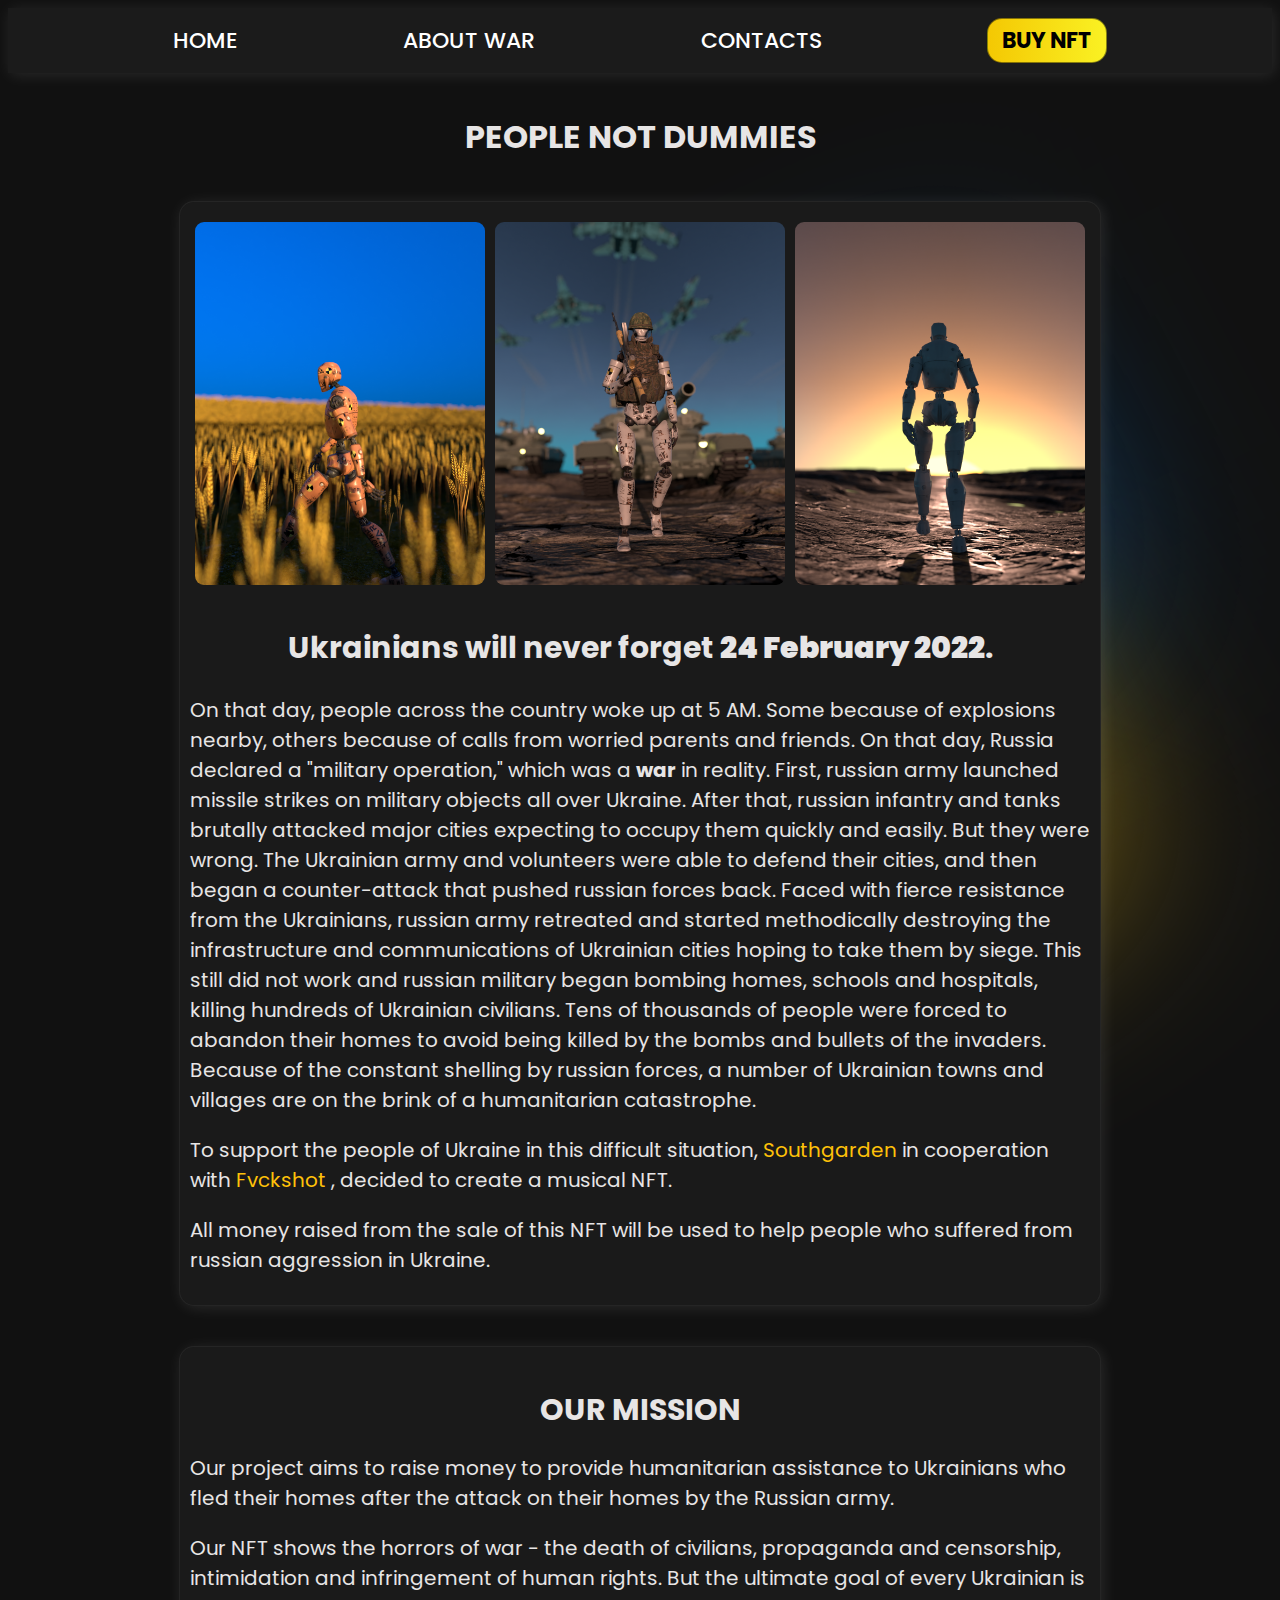
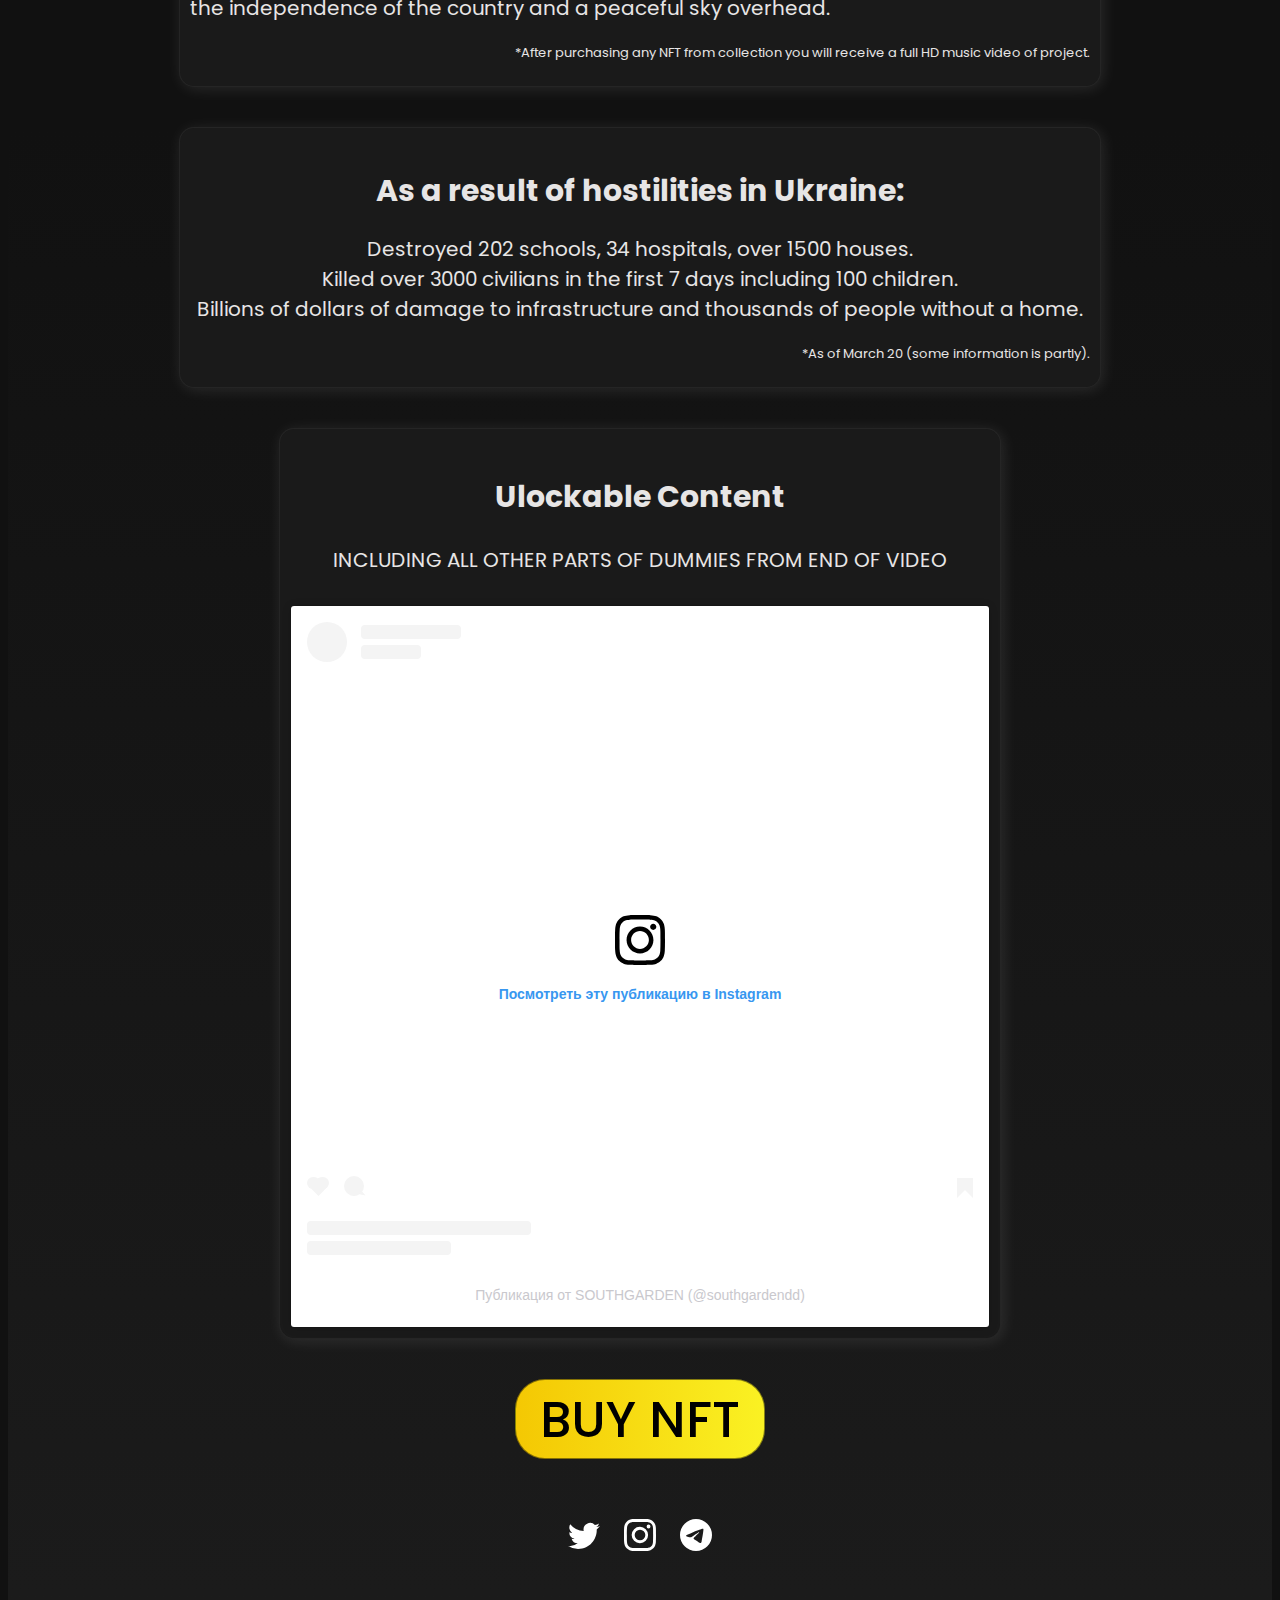
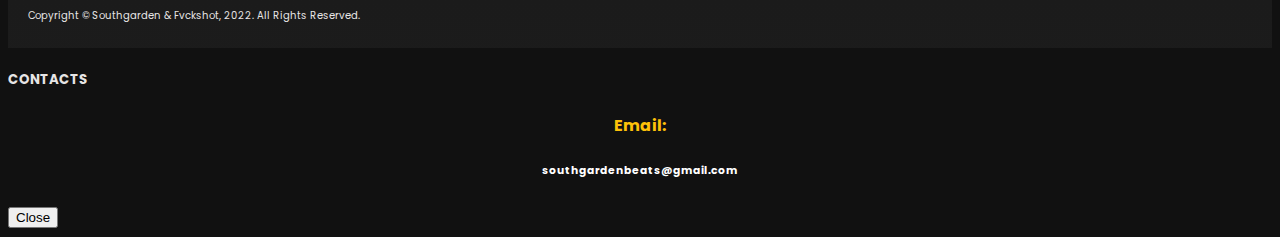
<file: index.html>
<!DOCTYPE html>
<html lang="en">
<head>
    <meta charset="UTF-8">
    <meta http-equiv="X-UA-Compatible" content="IE=edge">
    <meta name="viewport" content="height=device-height,width=900,user-scalable=yes">
    <link rel="icon" type="image/png" href="./favicon.ico">
    <link href="https://fonts.googleapis.com/css2?family=Poppins:ital,wght@0,100;0,200;0,300;0,400;0,500;0,600;0,700;0,800;0,900;1,100;1,200;1,300;1,400;1,500;1,600;1,700;1,800;1,900&display=swap" rel="stylesheet">
    <link href="https://cdn.jsdelivr.net/npm/bootstrap@5.1.3/dist/css/bootstrap.min.css" rel="stylesheet" integrity="sha384-1BmE4kWBq78iYhFldvKuhfTAU6auU8tT94WrHftjDbrCEXSU1oBoqyl2QvZ6jIW3" crossorigin="anonymous">
    <script src="https://cdn.jsdelivr.net/npm/bootstrap@5.1.3/dist/js/bootstrap.bundle.min.js" integrity="sha384-ka7Sk0Gln4gmtz2MlQnikT1wXgYsOg+OMhuP+IlRH9sENBO0LRn5q+8nbTov4+1p" crossorigin="anonymous"></script>
    <link rel="stylesheet" href="./css/style.css">
    <title>PEOPLE NOT DUMMIES</title>
</head>
<body>
    <div class="elipseBlue"></div>
    <div class="elipseYellow"></div>
    <div class="header noSelect">
        <ul class="navList">
            <li>
                <a href="./index.html">
                    HOME
                </a>
            </li>
            <li>
                <a href="#aboutwar">
                    ABOUT WAR
                </a>
            </li>
            <li>
                <a data-bs-toggle="modal" data-bs-target="#staticBackdrop">
                    CONTACTS
                </a>
            </li>
            <li>
                <a href="https://magiceden.io/" class="btn2" target="_blank"> 
                    <b>BUY NFT</b>
                </a>
            </li>
        </ul>
    </div>
    <h1 class="headText center noSelect">PEOPLE NOT DUMMIES</h1>
    <div class="mainInfo noSelect">
        <div class="images">
            <img src="./img/1.png" width="290px" alt="NFT Preview 1" class="borders">
            <img src="./img/4.png" width="290px" alt="NFT Preview 2" class="borders">
            <img src="./img/3.png" width="290px" alt="NFT Preview 3" class="borders">
        </div>
        <div class="text">
        <p>
            <h2 class="center">Ukrainians will never forget <b>24 February 2022</b>.</h2> 
            On that day, people across the country woke up at 5 AM. Some because of explosions nearby, others because of calls from worried parents and friends. On that day, Russia declared a "military operation," which was a <b class="red">war</b> in reality.
            First, russian army launched missile strikes on military objects all over Ukraine. After that, russian infantry and tanks brutally attacked major cities expecting to occupy them quickly and easily. But they were wrong.
            The Ukrainian army and volunteers were able to defend their cities, and then began a counter-attack that pushed russian forces back.
            Faced with fierce resistance from the Ukrainians, russian army retreated and started methodically destroying the infrastructure and communications of Ukrainian cities hoping to take them by siege.
            This still did not work and russian military began bombing homes, schools and hospitals, killing hundreds of Ukrainian civilians. Tens of thousands of people were forced to abandon their homes to avoid being killed by the bombs and bullets of the invaders. Because of the constant shelling by russian forces, a number of Ukrainian towns and villages are on the brink of a humanitarian catastrophe.
        </p>
        <p>
            To support the people of Ukraine in this difficult situation,  <a class="contacts" href="https://www.instagram.com/southgardendd/" target="_blank">Southgarden</a> in cooperation with  <a class="contacts" href="https://www.instagram.com/fvckshot/" target="_blank">Fvckshot</a> , decided to create a musical NFT.
        </p>
        <p>
            All money raised from the sale of this NFT will be used to help people who suffered from russian aggression in Ukraine.
        </p>
        </div>
    </div>
    <div class="clearFix"></div>
    <div class="mainInfo noSelect">
        <h2 class="headText2 center">
            OUR MISSION
        </h2>
        <p>
            Our project aims to raise money to provide humanitarian assistance to Ukrainians who fled their homes after the attack on their homes by the Russian army.
        </p>
        <p>
            Our NFT shows the horrors of war - the death of civilians, propaganda and censorship, intimidation and infringement of human rights.
            But the ultimate goal of every Ukrainian is the independence of the country and a peaceful sky overhead.
        </p>
        <p class="smallTxt right">
            *After purchasing any NFT from collection you will receive a full HD music video of project.
        </p>
    </div>
<div class="bord">
    <div class="mainInfo noSelect">
        <h2 class="headText2 center" id="aboutwar">
            As a result of hostilities in Ukraine:
        </h2>
        <p class="center">
            Destroyed 202 schools, 34 hospitals, over 1500 houses. 
            <br>
            Killed over 3000 civilians in the first 7 days including 100 children.
            <br>
            Billions of dollars of damage to infrastructure and thousands of people without a home.
        </p>
        <p class="smallTxt right">
            *As of March 20 (some information is partly).
        </p>
    </div>
    <div class="videoBlock">
        <h2 class="center noSelect">Ulockable Content</h2>
        <div class="center">INCLUDING ALL OTHER PARTS OF DUMMIES FROM END OF VIDEO</div>
        <br>
        <blockquote class="instagram-media" data-instgrm-permalink="https://www.instagram.com/tv/CbXCtZlgq3r/?utm_source=ig_embed&amp;utm_campaign=loading" data-instgrm-version="14" style=" background:#FFF; border:0; border-radius:3px; box-shadow:0 0 1px 0 rgba(0,0,0,0.5),0 1px 10px 0 rgba(0,0,0,0.15); margin: 1px; max-width:700px; min-width:326px; padding:0; width:99.375%; width:-webkit-calc(100% - 2px); width:calc(100% - 2px);"><div style="padding:16px;"> <a href="https://www.instagram.com/tv/CbXCtZlgq3r/?utm_source=ig_embed&amp;utm_campaign=loading" style=" background:#FFFFFF; line-height:0; padding:0 0; text-align:center; text-decoration:none; width:100%;" target="_blank"> <div style=" display: flex; flex-direction: row; align-items: center;"> <div style="background-color: #F4F4F4; border-radius: 50%; flex-grow: 0; height: 40px; margin-right: 14px; width: 40px;"></div> <div style="display: flex; flex-direction: column; flex-grow: 1; justify-content: center;"> <div style=" background-color: #F4F4F4; border-radius: 4px; flex-grow: 0; height: 14px; margin-bottom: 6px; width: 100px;"></div> <div style=" background-color: #F4F4F4; border-radius: 4px; flex-grow: 0; height: 14px; width: 60px;"></div></div></div><div style="padding: 19% 0;"></div> <div style="display:block; height:50px; margin:0 auto 12px; width:50px;"><svg width="50px" height="50px" viewBox="0 0 60 60" version="1.1" xmlns="https://www.w3.org/2000/svg" xmlns:xlink="https://www.w3.org/1999/xlink"><g stroke="none" stroke-width="1" fill="none" fill-rule="evenodd"><g transform="translate(-511.000000, -20.000000)" fill="#000000"><g><path d="M556.869,30.41 C554.814,30.41 553.148,32.076 553.148,34.131 C553.148,36.186 554.814,37.852 556.869,37.852 C558.924,37.852 560.59,36.186 560.59,34.131 C560.59,32.076 558.924,30.41 556.869,30.41 M541,60.657 C535.114,60.657 530.342,55.887 530.342,50 C530.342,44.114 535.114,39.342 541,39.342 C546.887,39.342 551.658,44.114 551.658,50 C551.658,55.887 546.887,60.657 541,60.657 M541,33.886 C532.1,33.886 524.886,41.1 524.886,50 C524.886,58.899 532.1,66.113 541,66.113 C549.9,66.113 557.115,58.899 557.115,50 C557.115,41.1 549.9,33.886 541,33.886 M565.378,62.101 C565.244,65.022 564.756,66.606 564.346,67.663 C563.803,69.06 563.154,70.057 562.106,71.106 C561.058,72.155 560.06,72.803 558.662,73.347 C557.607,73.757 556.021,74.244 553.102,74.378 C549.944,74.521 548.997,74.552 541,74.552 C533.003,74.552 532.056,74.521 528.898,74.378 C525.979,74.244 524.393,73.757 523.338,73.347 C521.94,72.803 520.942,72.155 519.894,71.106 C518.846,70.057 518.197,69.06 517.654,67.663 C517.244,66.606 516.755,65.022 516.623,62.101 C516.479,58.943 516.448,57.996 516.448,50 C516.448,42.003 516.479,41.056 516.623,37.899 C516.755,34.978 517.244,33.391 517.654,32.338 C518.197,30.938 518.846,29.942 519.894,28.894 C520.942,27.846 521.94,27.196 523.338,26.654 C524.393,26.244 525.979,25.756 528.898,25.623 C532.057,25.479 533.004,25.448 541,25.448 C548.997,25.448 549.943,25.479 553.102,25.623 C556.021,25.756 557.607,26.244 558.662,26.654 C560.06,27.196 561.058,27.846 562.106,28.894 C563.154,29.942 563.803,30.938 564.346,32.338 C564.756,33.391 565.244,34.978 565.378,37.899 C565.522,41.056 565.552,42.003 565.552,50 C565.552,57.996 565.522,58.943 565.378,62.101 M570.82,37.631 C570.674,34.438 570.167,32.258 569.425,30.349 C568.659,28.377 567.633,26.702 565.965,25.035 C564.297,23.368 562.623,22.342 560.652,21.575 C558.743,20.834 556.562,20.326 553.369,20.18 C550.169,20.033 549.148,20 541,20 C532.853,20 531.831,20.033 528.631,20.18 C525.438,20.326 523.257,20.834 521.349,21.575 C519.376,22.342 517.703,23.368 516.035,25.035 C514.368,26.702 513.342,28.377 512.574,30.349 C511.834,32.258 511.326,34.438 511.181,37.631 C511.035,40.831 511,41.851 511,50 C511,58.147 511.035,59.17 511.181,62.369 C511.326,65.562 511.834,67.743 512.574,69.651 C513.342,71.625 514.368,73.296 516.035,74.965 C517.703,76.634 519.376,77.658 521.349,78.425 C523.257,79.167 525.438,79.673 528.631,79.82 C531.831,79.965 532.853,80.001 541,80.001 C549.148,80.001 550.169,79.965 553.369,79.82 C556.562,79.673 558.743,79.167 560.652,78.425 C562.623,77.658 564.297,76.634 565.965,74.965 C567.633,73.296 568.659,71.625 569.425,69.651 C570.167,67.743 570.674,65.562 570.82,62.369 C570.966,59.17 571,58.147 571,50 C571,41.851 570.966,40.831 570.82,37.631"></path></g></g></g></svg></div><div style="padding-top: 8px;"> <div style=" color:#3897f0; font-family:Arial,sans-serif; font-size:14px; font-style:normal; font-weight:550; line-height:18px;">Посмотреть эту публикацию в Instagram</div></div><div style="padding: 12.5% 0;"></div> <div style="display: flex; flex-direction: row; margin-bottom: 14px; align-items: center;"><div> <div style="background-color: #F4F4F4; border-radius: 50%; height: 12.5px; width: 12.5px; transform: translateX(0px) translateY(7px);"></div> <div style="background-color: #F4F4F4; height: 12.5px; transform: rotate(-45deg) translateX(3px) translateY(1px); width: 12.5px; flex-grow: 0; margin-right: 14px; margin-left: 2px;"></div> <div style="background-color: #F4F4F4; border-radius: 50%; height: 12.5px; width: 12.5px; transform: translateX(9px) translateY(-18px);"></div></div><div style="margin-left: 8px;"> <div style=" background-color: #F4F4F4; border-radius: 50%; flex-grow: 0; height: 20px; width: 20px;"></div> <div style=" width: 0; height: 0; border-top: 2px solid transparent; border-left: 6px solid #f4f4f4; border-bottom: 2px solid transparent; transform: translateX(16px) translateY(-4px) rotate(30deg)"></div></div><div style="margin-left: auto;"> <div style=" width: 0px; border-top: 8px solid #F4F4F4; border-right: 8px solid transparent; transform: translateY(16px);"></div> <div style=" background-color: #F4F4F4; flex-grow: 0; height: 12px; width: 16px; transform: translateY(-4px);"></div> <div style=" width: 0; height: 0; border-top: 8px solid #F4F4F4; border-left: 8px solid transparent; transform: translateY(-4px) translateX(8px);"></div></div></div> <div style="display: flex; flex-direction: column; flex-grow: 1; justify-content: center; margin-bottom: 24px;"> <div style=" background-color: #F4F4F4; border-radius: 4px; flex-grow: 0; height: 14px; margin-bottom: 6px; width: 224px;"></div> <div style=" background-color: #F4F4F4; border-radius: 4px; flex-grow: 0; height: 14px; width: 144px;"></div></div></a><p style=" color:#c9c8cd; font-family:Arial,sans-serif; font-size:14px; line-height:17px; margin-bottom:0; margin-top:8px; overflow:hidden; padding:8px 0 7px; text-align:center; text-overflow:ellipsis; white-space:nowrap;"><a href="https://www.instagram.com/tv/CbXCtZlgq3r/?utm_source=ig_embed&amp;utm_campaign=loading" style=" color:#c9c8cd; font-family:Arial,sans-serif; font-size:14px; font-style:normal; font-weight:normal; line-height:17px; text-decoration:none;" target="_blank">Публикация от SOUTHGARDEN (@southgardendd)</a></p></div></blockquote> <script async src="//www.instagram.com/embed.js"></script>    </div>
    <div class="btn2Down">
        <a href="https://magiceden.io/" class="btn3">
            BUY NFT
        </a>
    </div>
    <div class="socials center">
        <a href="https://twitter.com/southgardendd" target="_blank">
        <svg xmlns="http://www.w3.org/2000/svg" width="32" height="32" fill="currentColor" class="bi bi-twitter" viewBox="0 0 16 16">
            <path d="M5.026 15c6.038 0 9.341-5.003 9.341-9.334 0-.14 0-.282-.006-.422A6.685 6.685 0 0 0 16 3.542a6.658 6.658 0 0 1-1.889.518 3.301 3.301 0 0 0 1.447-1.817 6.533 6.533 0 0 1-2.087.793A3.286 3.286 0 0 0 7.875 6.03a9.325 9.325 0 0 1-6.767-3.429 3.289 3.289 0 0 0 1.018 4.382A3.323 3.323 0 0 1 .64 6.575v.045a3.288 3.288 0 0 0 2.632 3.218 3.203 3.203 0 0 1-.865.115 3.23 3.23 0 0 1-.614-.057 3.283 3.283 0 0 0 3.067 2.277A6.588 6.588 0 0 1 .78 13.58a6.32 6.32 0 0 1-.78-.045A9.344 9.344 0 0 0 5.026 15z"/>
          </svg>
        </a>
        <a href="https://www.instagram.com/southgardendd/" target="_blank">
            <svg xmlns="http://www.w3.org/2000/svg" width="32" height="32" fill="currentColor" class="bi bi-instagram" viewBox="0 0 16 16">
                <path d="M8 0C5.829 0 5.556.01 4.703.048 3.85.088 3.269.222 2.76.42a3.917 3.917 0 0 0-1.417.923A3.927 3.927 0 0 0 .42 2.76C.222 3.268.087 3.85.048 4.7.01 5.555 0 5.827 0 8.001c0 2.172.01 2.444.048 3.297.04.852.174 1.433.372 1.942.205.526.478.972.923 1.417.444.445.89.719 1.416.923.51.198 1.09.333 1.942.372C5.555 15.99 5.827 16 8 16s2.444-.01 3.298-.048c.851-.04 1.434-.174 1.943-.372a3.916 3.916 0 0 0 1.416-.923c.445-.445.718-.891.923-1.417.197-.509.332-1.09.372-1.942C15.99 10.445 16 10.173 16 8s-.01-2.445-.048-3.299c-.04-.851-.175-1.433-.372-1.941a3.926 3.926 0 0 0-.923-1.417A3.911 3.911 0 0 0 13.24.42c-.51-.198-1.092-.333-1.943-.372C10.443.01 10.172 0 7.998 0h.003zm-.717 1.442h.718c2.136 0 2.389.007 3.232.046.78.035 1.204.166 1.486.275.373.145.64.319.92.599.28.28.453.546.598.92.11.281.24.705.275 1.485.039.843.047 1.096.047 3.231s-.008 2.389-.047 3.232c-.035.78-.166 1.203-.275 1.485a2.47 2.47 0 0 1-.599.919c-.28.28-.546.453-.92.598-.28.11-.704.24-1.485.276-.843.038-1.096.047-3.232.047s-2.39-.009-3.233-.047c-.78-.036-1.203-.166-1.485-.276a2.478 2.478 0 0 1-.92-.598 2.48 2.48 0 0 1-.6-.92c-.109-.281-.24-.705-.275-1.485-.038-.843-.046-1.096-.046-3.233 0-2.136.008-2.388.046-3.231.036-.78.166-1.204.276-1.486.145-.373.319-.64.599-.92.28-.28.546-.453.92-.598.282-.11.705-.24 1.485-.276.738-.034 1.024-.044 2.515-.045v.002zm4.988 1.328a.96.96 0 1 0 0 1.92.96.96 0 0 0 0-1.92zm-4.27 1.122a4.109 4.109 0 1 0 0 8.217 4.109 4.109 0 0 0 0-8.217zm0 1.441a2.667 2.667 0 1 1 0 5.334 2.667 2.667 0 0 1 0-5.334z"/>
              </svg>
        </a>
        <a href="https://t.me/southgardendd" target="_blank">
            <svg xmlns="http://www.w3.org/2000/svg" width="32" height="32" fill="currentColor" class="bi bi-telegram" viewBox="0 0 16 16">
                <path d="M16 8A8 8 0 1 1 0 8a8 8 0 0 1 16 0zM8.287 5.906c-.778.324-2.334.994-4.666 2.01-.378.15-.577.298-.595.442-.03.243.275.339.69.47l.175.055c.408.133.958.288 1.243.294.26.006.549-.1.868-.32 2.179-1.471 3.304-2.214 3.374-2.23.05-.012.12-.026.166.016.047.041.042.12.037.141-.03.129-1.227 1.241-1.846 1.817-.193.18-.33.307-.358.336a8.154 8.154 0 0 1-.188.186c-.38.366-.664.64.015 1.088.327.216.589.393.85.571.284.194.568.387.936.629.093.06.183.125.27.187.331.236.63.448.997.414.214-.02.435-.22.547-.82.265-1.417.786-4.486.906-5.751a1.426 1.426 0 0 0-.013-.315.337.337 0 0 0-.114-.217.526.526 0 0 0-.31-.093c-.3.005-.763.166-2.984 1.09z"/>
              </svg>
        </a>
    </div>
    <footer class="noSelect">
        Copyright &#169; Southgarden & Fvckshot, 2022. All Rights Reserved.
    </footer>
</div>
</div>
<div class="modal fade" id="staticBackdrop" data-bs-backdrop="static" data-bs-keyboard="false" tabindex="-1" aria-labelledby="staticBackdropLabel" aria-hidden="true">
    <div class="modal-dialog">
      <div class="modal-content">
        <div class="modal-header">
          <h5 class="modal-title" id="staticBackdropLabel">CONTACTS</h5> 
        </div>
        <div class="modal-body">
                <h4 class="contacts noSelect center">Email:</h4>
                <h6 class="center"><a href="mailto:southgardenbeats@gmail.com" >southgardenbeats@gmail.com</a></h6>
        </div>
        <div class="modal-footer">
          <button type="button" class="btn btn-secondary" data-bs-dismiss="modal">Close</button>
        </div>
      </div>
    </div>
  </div>
</body>
</html>
</file>
<file: css/style.css>
body {
    background: rgb(17, 17, 17);
    color: #e7e5e5;
    /* background: #f7f7f7; */
    /* color: rgb(43, 43, 43); */
    font-family: 'Poppins', sans-serif;
}

a {
    text-decoration: none;
    color: #fff;
}

a:hover {
    color: #fff;
    opacity: 0.7;
}

/* .red {
    background: #bb00009d;
    width: fit-content;
} */

hr {
    width: 900px;
    margin: auto;
}

.contacts {
    text-decoration: none;
    color: #fec109;
}

.headText {
    margin-top: 40px;
    margin-bottom: 40px;
}

.headText2 {
    margin-top: 20px;
    margin-bottom: 20px;
}

.headText2 {
    text-align: center;
    margin-top: 20px;
}

.headText:hover {
    /* opacity: 0.7; */
    transition: 0.5s;
}

.mainInfo {
    max-width: 900px;
    margin: auto;
    font-size: 20px;
    margin-bottom: 40px;
    border: 1px rgba(66, 66, 66, 0.281) solid;
    border-radius: 15px;
    background: rgb(26, 26, 26);
    padding: 20px 10px 10px 10px;
    -webkit-box-shadow: 2px 2px 15px 0px rgba(255, 255, 255, 0.1);
    -moz-box-shadow: 2px 2px 15px 0px rgba(255, 255, 255, 0.1);
    box-shadow: 2px 2px 15px 0px rgba(255, 255, 255, 0.1);
}

.videoBlock {
    max-width: 700px;
    justify-content: center;
    align-items: center;
    margin: auto;
    font-size: 20px;
    margin-bottom: 40px;
    border: 1px rgba(66, 66, 66, 0.281) solid;
    border-radius: 15px;
    background: rgb(26, 26, 26);
    padding: 20px 10px 10px 10px;
    -webkit-box-shadow: 2px 2px 15px 0px rgba(255, 255, 255, 0.1);
    -moz-box-shadow: 2px 2px 15px 0px rgba(255, 255, 255, 0.1);
    box-shadow: 2px 2px 15px 0px rgba(255, 255, 255, 0.1);
}

.mainInfo2 {
    max-width: 330px;
    margin: auto;
    font-size: 20px;
    margin-bottom: 40px;
    border: 1px rgba(66, 66, 66, 0.281) solid;
    border-radius: 15px;
    background: rgb(26, 26, 26);
    padding: 20px 10px 10px 10px;
    -webkit-box-shadow: 2px 2px 15px 0px rgba(255, 255, 255, 0.1);
    -moz-box-shadow: 2px 2px 15px 0px rgba(255, 255, 255, 0.1);
    box-shadow: 2px 2px 15px 0px rgba(255, 255, 255, 0.1);
}

.noSelect {
    -moz-user-select: none;
    -khtml-user-select: none;
    -webkit-user-select: none;
    user-select: none;
}

::-webkit-scrollbar {
    width: 0;
}

.elipseBlue {
    position: absolute;
    width: 455.75px;
    height: 325.98px;
    right: 208px;
    top: 391.62px;
    background: rgba(3, 81, 153, 0.7);
    filter: blur(100px);
    transform: rotate(-27.67deg);
    z-index: -1;
}

.elipseBlue2 {
    position: absolute;
    width: 455.75px;
    height: 325.98px;
    left: -208px;
    top: 691.62px;
    background: rgba(3, 81, 153, 0.7);
    filter: blur(150px);
    transform: rotate(-27.67deg);
}

.elipseYellow {
    position: absolute;
    width: 455.75px;
    height: 325.98px;
    right: 208px;
    top: 663.62px;
    background: rgba(224, 179, 23, 0.7);
    filter: blur(100px);
    transform: rotate(-27.67deg);
    z-index: -1;
}

.navbar-dark {
    background: #13131bf1;
}

.nftPrev {
    float: left;
    margin-right: 40px;
}

/* .nftPh {
    animation-name: rotation;
    animation-duration: 6s;
    animation-iteration-count: infinite;
    animation-timing-function: linear;
    border-radius: 9px;
} */

@keyframes rotation {
    0% {
        transform:skewY(0deg);
    }
    33% {
        transform:skewY(-2deg);
        filter: contrast(125%);
    }
    66% {
        transform:skewY(2deg);
        filter: contrast(150%);
    }
    100% {
        transform:skewY(0deg);
    }

}

.buyNFT {
    background: linear-gradient(15deg, #fec109, #fec109c0);
    margin: auto;
    display: flex;
    width: 100px;
    height: 45px;
    border-radius: 5px;
    justify-content: center;
    align-items: center;
    transition: 0.3s;
    text-decoration: none;
    font-size: 20px;
    color: #000;
}

.buyNFT:hover {
    opacity: 0.9;
}

.clearFix {
    clear: both;
}

.navList {
    padding: 10px 0px 10px;
    display: flex;
    justify-content: space-evenly;
    align-items: center;
}

.header {
    width: 100%;
    font-weight: 500;
    font-size: 22px;
    font-weight: 500;
    background: rgb(27, 27, 27);
    -webkit-box-shadow: 2px 2px 15px 0px rgba(255, 255, 255, 0.1);
    -moz-box-shadow: 2px 2px 15px 0px rgba(255, 255, 255, 0.1);
    box-shadow: 2px 2px 15px 0px rgba(255, 255, 255, 0.1);
}

ul {
    padding: 0;
    margin: 0;
    list-style: none;
}

footer {
    margin: 50px 20px 0px 20px;
    font-size: 10px;
    height: 40px;
}

.btn2Down {
    display: flex;
    justify-content: center;
}

.center {
    text-align: center;
}

.right {
    text-align: right;
}

.smallTxt {
    font-size: 13px;
}

.form-control {
    width: 500px;
    margin: auto;
}

.modal-body, .modal-title, .modal-header, .modal-footer {
    background: #111111;
}

.bord {
    background: linear-gradient(#111111, #2c2c2c62);
}

input {
    margin-bottom: 0px;
}

.btn2 {
    position: relative;
    display: flex;
    justify-content: center;
    align-items: center;
    width: 120px;
    height: 45px;
    text-align: center;
    line-height: 23px;
    font-size: 22px;
    font-weight: 500;
    box-sizing: border-box;
    background: linear-gradient(90deg, #f4c803, #fcff2e, #ffeb3b, #f4f003);
    background-size: 400%;
    border: 1px solid #00000075;
    border-radius: 15px;
    z-index: 1;
    color: #000;
  }
   
  .btn2:hover {
    animation: animate 8s linear infinite;
    color: #000;
  }
   
  @keyframes animate {
    0% {
      background-position: 0%;
    }
    100% {
      background-position: 400%;
    }
  }
   
.btn2:before {
    content: "";
    position: absolute;
    top: -5px;
    right: -5px;
    bottom: -5px;
    left: -5px;
    z-index: -1;
    background: linear-gradient(90deg, #03a9f4, #f4f003, #ffeb3b, #03a9f4);
    background-size: 400%;
    border-radius: 40px;
    opacity: 0;
    transition: .5s;
}
   
.btn2:hover:before {
    filter: blur(5px);
    opacity: 1;
    animation: animate 8s linear infinite;
}

.btn3 {
    position: relative;
    display: flex;
    justify-content: center;
    align-items: center;
    width: 250px;
    height: 80px;
    text-align: center;
    line-height: 23px;
    font-size: 50px;
    font-weight: 500;
    box-sizing: border-box;
    background: linear-gradient(90deg, #f4c803, #fcff2e, #ffeb3b, #f4f003);
    background-size: 400%;
    border: 1px solid #00000075;
    border-radius: 30px;
    z-index: 1;
    color: #000;
  }
   
  .btn3:hover {
    animation: animate 8s linear infinite;
    color: #000;
  }
   
  @keyframes animate {
    0% {
      background-position: 0%;
    }
    100% {
      background-position: 400%;
    }
  }
   
.btn3:before {
    content: "";
    position: absolute;
    top: -5px;
    right: -5px;
    bottom: -5px;
    left: -5px;
    z-index: -1;
    background: linear-gradient(90deg, #03a9f4, #f4f003, #ffeb3b, #03a9f4);
    background-size: 400%;
    border-radius: 40px;
    opacity: 0;
    transition: .5s;
}
   
.btn3:hover:before {
    filter: blur(5px);
    opacity: 1;
    animation: animate 8s linear infinite;
}

@media screen and (max-width: 1200px) {
    .mainInfo {
        font-size:1.5em;
        width: 900px;
    }
    …
    h2 {
        font-size:2.5em;
    }
    .btn3 {
        width: 300px;
        height: 90px;
        font-size: 60px;
    }
}

@media screen and (max-width: 700px) {
    .mainInfo {
        font-size:1.5em;
        width: 600px;
    }
    …
    h2 {
        font-size:2.5em;
    }
    .btn3 {
        width: 300px;
        height: 90px;
        font-size: 60px;
    }
}

@media screen and (max-width: 600px) {
    .mainInfo {
        font-size:1.5em;
        width: 500px;
    }
    …
    h2 {
        font-size:2.5em;
    }
    .btn3 {
        width: 300px;
        height: 90px;
        font-size: 60px;
    }
}

.images {
    display: flex;
    justify-content: space-around;
    margin-bottom: 40px;
}

.borders {
    border-radius: 9px;
    pointer-events: visibleStroke;
}

.borders:hover {
    /* opacity: 0.8; */
    animation-name: rotation;
    animation-duration: 6s;
    animation-iteration-count: infinite;
    animation-timing-function: linear;
    border-radius: 9px;
}

.socials {
    margin-top: 60px;
    word-spacing: 20px;
}
</file>
